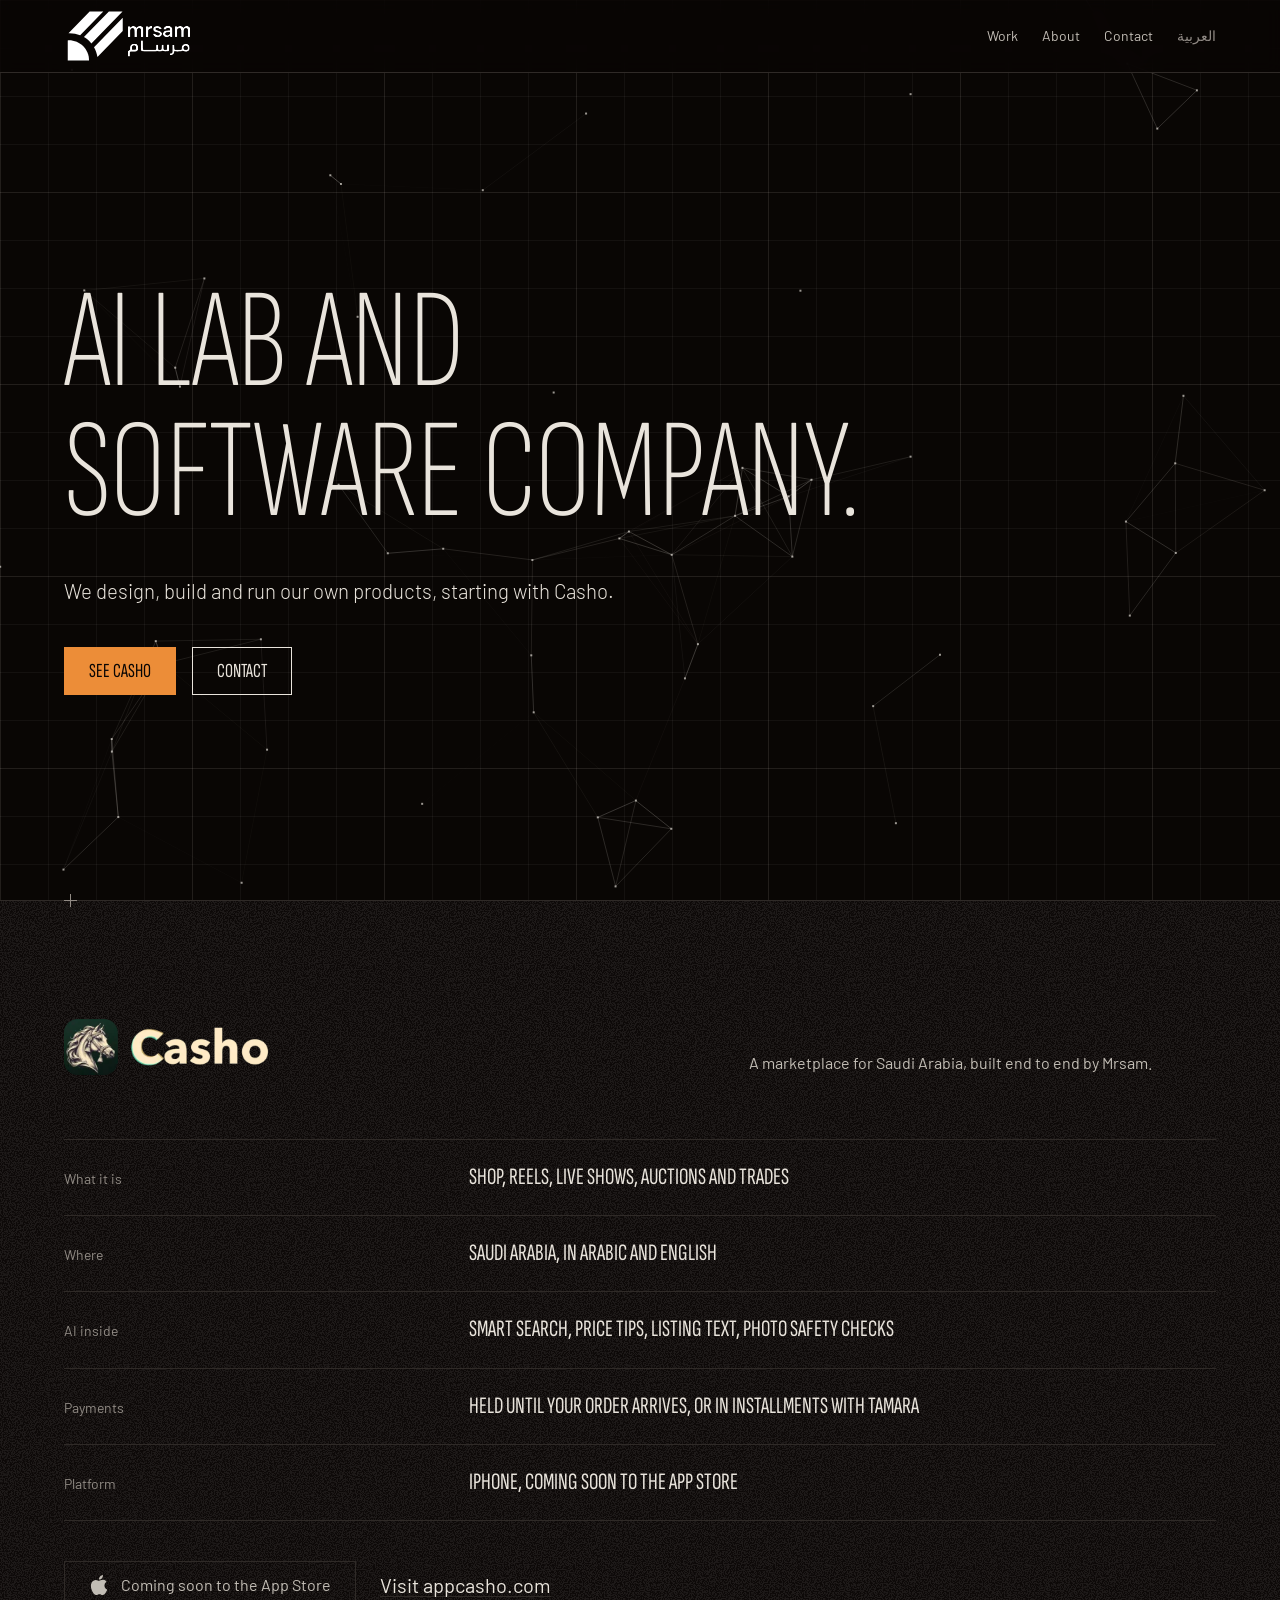
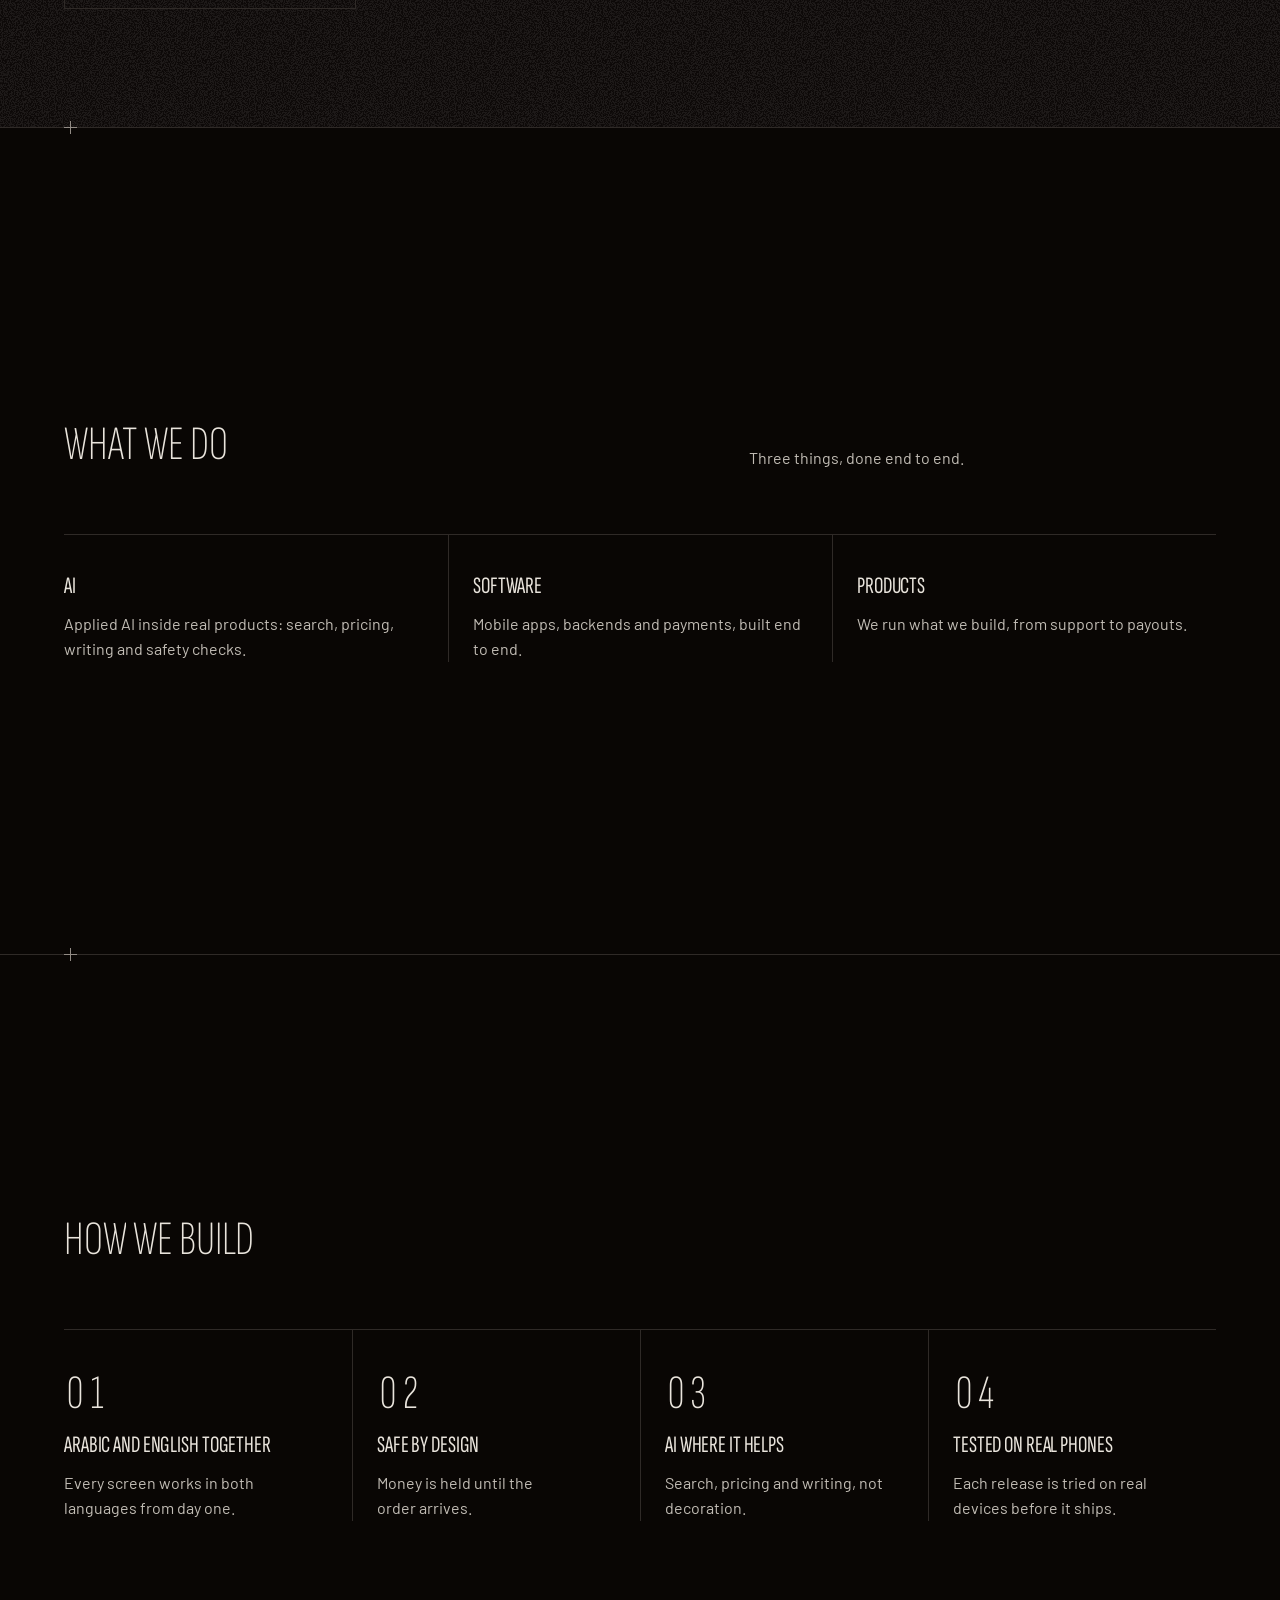
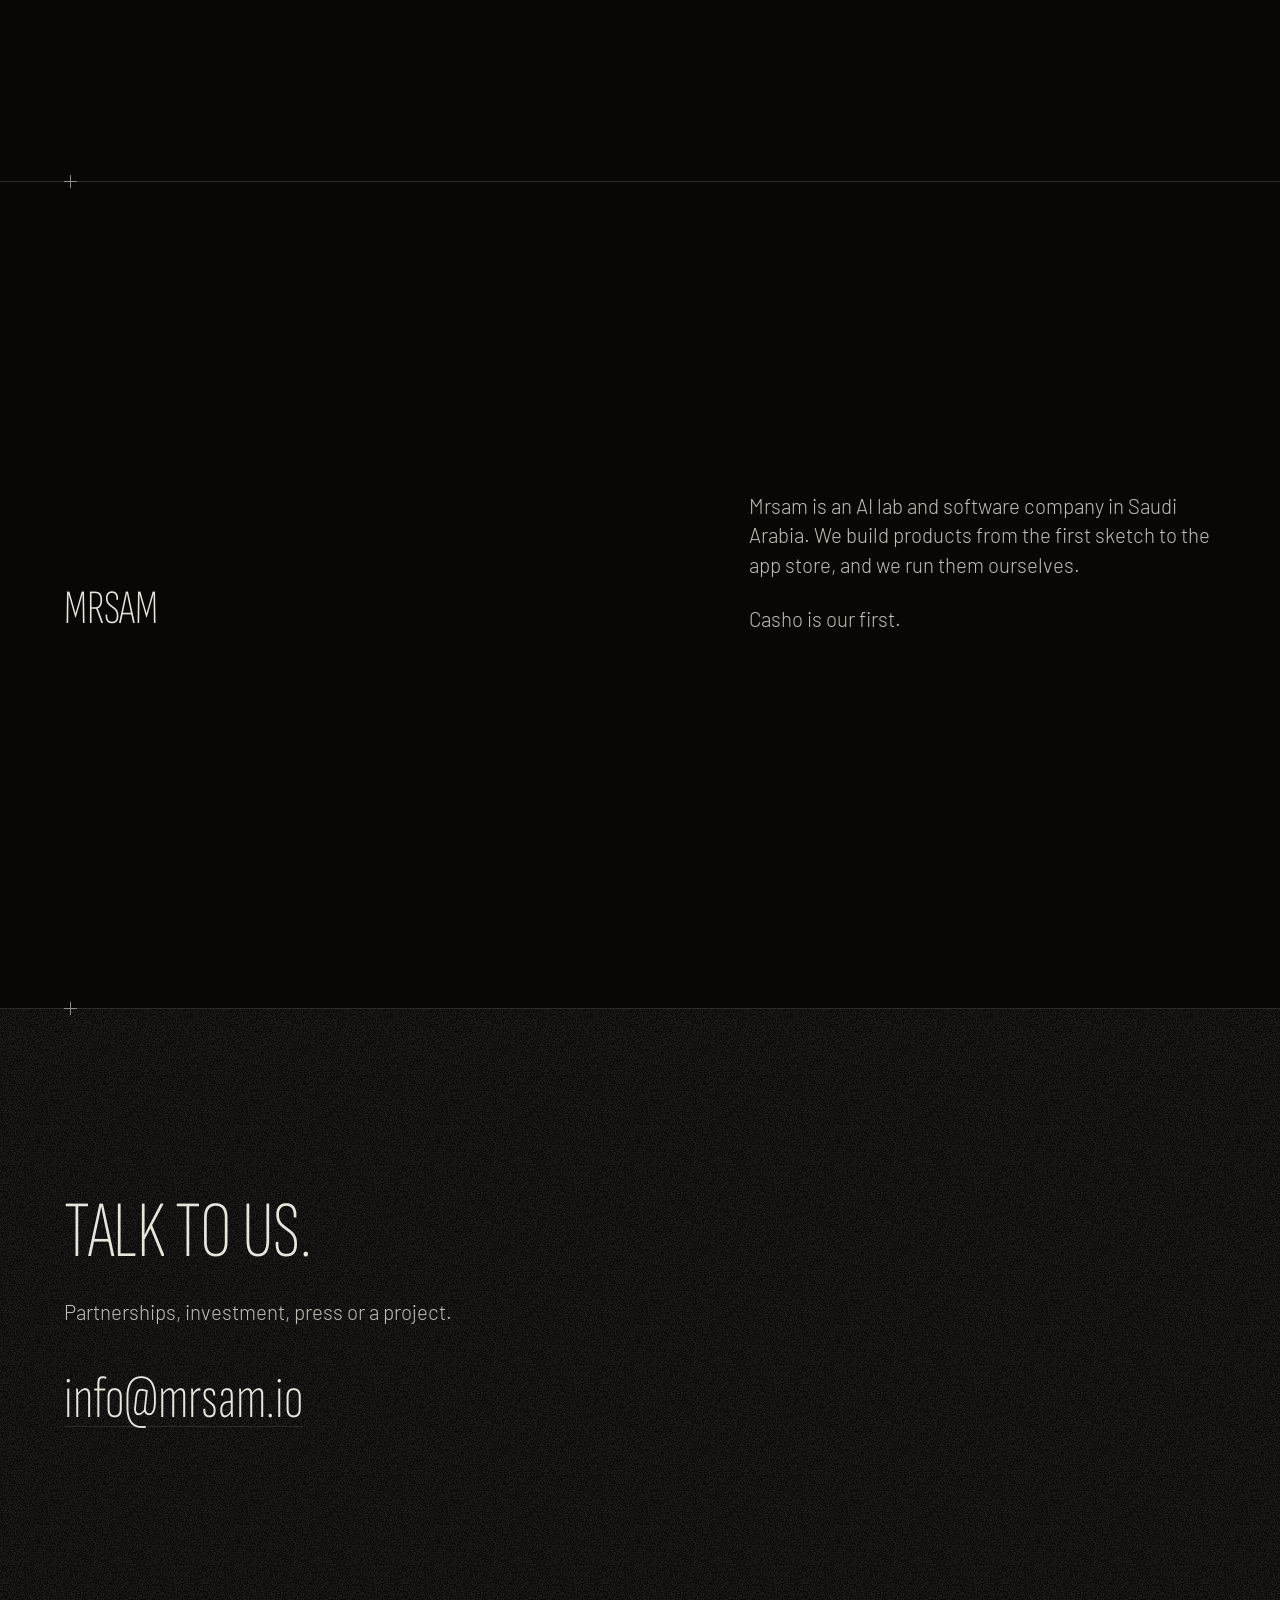
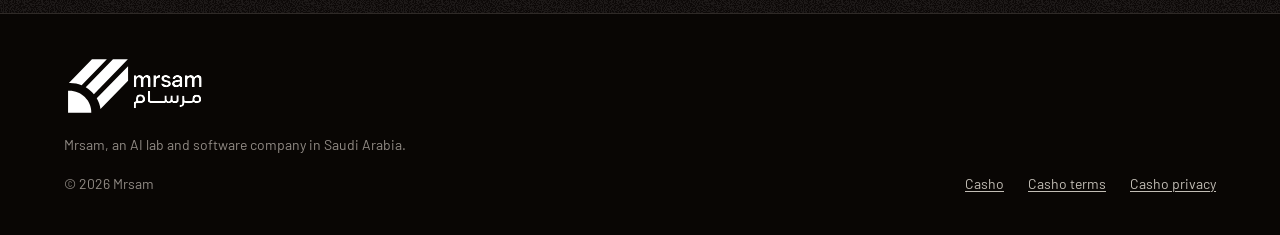
<file: index.html>
<!doctype html>
<html lang="en" dir="ltr">
<head>
<meta charset="utf-8">
<meta name="viewport" content="width=device-width, initial-scale=1">
<title>Mrsam | AI lab and software company</title>
<meta name="description" content="Mrsam (مرسام) is an AI lab and software company in Saudi Arabia. We design, build and run our own products, starting with Casho, a marketplace for Saudi Arabia.">
<link rel="canonical" href="https://mrsam.io/">
<link rel="alternate" hreflang="en" href="https://mrsam.io/"><link rel="alternate" hreflang="ar" href="https://mrsam.io/ar/"><link rel="alternate" hreflang="x-default" href="https://mrsam.io/">
<meta name="robots" content="index,follow,max-image-preview:large">
<meta property="og:type" content="website"><meta property="og:site_name" content="Mrsam"><meta property="og:title" content="Mrsam | AI lab and software company"><meta property="og:description" content="Mrsam (مرسام) is an AI lab and software company in Saudi Arabia. We design, build and run our own products, starting with Casho, a marketplace for Saudi Arabia."><meta property="og:url" content="https://mrsam.io/"><meta property="og:image" content="https://mrsam.io/assets/og.png"><meta property="og:locale" content="en_US">
<meta name="twitter:card" content="summary_large_image"><meta name="twitter:title" content="Mrsam | AI lab and software company"><meta name="twitter:image" content="https://mrsam.io/assets/og.png">
<meta name="theme-color" content="#0c0b0a">
<link rel="icon" href="assets/favicon-48.png" sizes="48x48"><link rel="icon" href="assets/icon-192.png" type="image/png" sizes="192x192"><link rel="apple-touch-icon" href="apple-touch-icon.png">
<link rel="preconnect" href="https://fonts.googleapis.com"><link rel="preconnect" href="https://fonts.gstatic.com" crossorigin>
<link href="https://fonts.googleapis.com/css2?family=Sofia+Sans+Extra+Condensed:wght@200;400&family=Barlow:wght@300;400&display=swap" rel="stylesheet">
<style>@font-face{font-family:Tajawal;src:url(assets/fonts/Tajawal-Regular-ar.woff2) format("woff2");font-weight:400;font-display:swap;unicode-range:U+0600-06FF,U+0750-077F,U+FB50-FDFF,U+FE70-FEFF,U+200C-200F}@font-face{font-family:Tajawal;src:url(assets/fonts/Tajawal-Bold-ar.woff2) format("woff2");font-weight:700 800;font-display:swap;unicode-range:U+0600-06FF,U+0750-077F,U+FB50-FDFF,U+FE70-FEFF,U+200C-200F}</style>
<script>document.documentElement.className+=" js"</script>
<link rel="stylesheet" href="styles.css">
<script type="application/ld+json">{"@context":"https://schema.org","@graph":[{"@type":"Organization","@id":"https://mrsam.io/#org","name":"Mrsam","alternateName":["مرسام","Mrsam (مرسام)"],"url":"https://mrsam.io/","logo":{"@type":"ImageObject","url":"https://mrsam.io/assets/icon-192.png","width":192,"height":192},"description":"Mrsam (مرسام) is an AI lab and software company in Saudi Arabia. We design, build and run our own products, starting with Casho, a marketplace for Saudi Arabia.","areaServed":"SA","knowsAbout":["Artificial intelligence","Software development","Marketplaces"],"owns":{"@type":"Organization","name":"Casho","alternateName":"كاشو","url":"https://appcasho.com/"}},{"@type":"WebSite","@id":"https://mrsam.io/#site","url":"https://mrsam.io/","name":"Mrsam","publisher":{"@id":"https://mrsam.io/#org"},"inLanguage":["en","ar"]},{"@type":"WebPage","@id":"https://mrsam.io/#page","url":"https://mrsam.io/","name":"Mrsam | AI lab and software company","description":"Mrsam (مرسام) is an AI lab and software company in Saudi Arabia. We design, build and run our own products, starting with Casho, a marketplace for Saudi Arabia.","inLanguage":"en","isPartOf":{"@id":"https://mrsam.io/#site"},"about":{"@id":"https://mrsam.io/#org"}}]}</script>
</head>
<body>
<canvas id="bg" aria-hidden="true"></canvas>
<a class="visually-hidden" href="#main">Skip to content</a>
<header class="nav"><div class="container">
<a class="nav__logo" href="/" aria-label="Mrsam"><img src="assets/mrsam-logo.svg" width="96" height="40" alt="Mrsam"></a>
<nav class="nav__links" aria-label="Main"><a href="#work">Work</a><a href="#about">About</a><a class="nav__contact" href="mailto:info@mrsam.io">Contact</a><a class="nav__lang" href="ar/" hreflang="ar" lang="ar">العربية</a></nav>
</div></header>
<main id="main">
<section class="hero"><div class="container">
<div><h1>AI lab and software company.</h1><p class="lead">We design, build and run our own products, starting with Casho.</p>
<div class="actions"><a class="btn btn--primary" href="https://appcasho.com/">See Casho</a><a class="btn" href="mailto:info@mrsam.io">Contact</a></div></div>
</div></section>
<section class="section well grained" id="work"><div class="container">
<div class="section__head"><div class="work__brand"><h2><img src="assets/casho-logo-dark.webp" width="292" height="80" alt="Casho" loading="lazy" decoding="async"></h2></div><p>A marketplace for Saudi Arabia, built end to end by Mrsam.</p></div>
<ul class="sheet"><li><span class="k">What it is</span><span class="v">Shop, reels, live shows, auctions and trades</span></li><li><span class="k">Where</span><span class="v">Saudi Arabia, in Arabic and English</span></li><li><span class="k">AI inside</span><span class="v">Smart search, price tips, listing text, photo safety checks</span></li><li><span class="k">Payments</span><span class="v">Held until your order arrives, or in installments with Tamara</span></li><li><span class="k">Platform</span><span class="v">iPhone, coming soon to the App Store</span></li></ul>
<div class="link-line"><span class="badge" aria-disabled="true"><svg viewBox="0 0 24 24" width="20" height="20" fill="currentColor" aria-hidden="true"><path d="M12.15 6.9c-.95 0-2.4-1.08-3.96-1.04-2.04.03-3.91 1.18-4.96 3.01-2.12 3.68-.55 9.1 1.52 12.09 1.01 1.45 2.2 3.09 3.79 3.04 1.52-.06 2.09-.99 3.94-.99 1.83 0 2.35.99 3.96.95 1.64-.03 2.68-1.48 3.68-2.95 1.16-1.69 1.64-3.33 1.66-3.42-.04-.01-3.18-1.22-3.22-4.86-.03-3.04 2.48-4.49 2.6-4.56-1.43-2.09-3.62-2.32-4.39-2.38-2-.16-3.68 1.09-4.61 1.09zM15.53 3.83c.84-1.01 1.4-2.43 1.25-3.83-1.21.05-2.66.8-3.53 1.82-.78.9-1.45 2.34-1.27 3.71 1.34.1 2.72-.69 3.55-1.7"/></svg>Coming soon to the App Store</span><a href="https://appcasho.com/">Visit appcasho.com</a></div>
</div></section>
<section class="section" id="do"><div class="container">
<div class="section__head"><h2>What we do</h2><p>Three things, done end to end.</p></div>
<div class="cells"><div><h3>AI</h3><p>Applied AI inside real products: search, pricing, writing and safety checks.</p></div><div><h3>Software</h3><p>Mobile apps, backends and payments, built end to end.</p></div><div><h3>Products</h3><p>We run what we build, from support to payouts.</p></div></div>
</div></section>
<section class="section" id="how"><div class="container">
<div class="section__head"><h2>How we build</h2></div>
<div class="steps"><div><span class="figure num">01</span><h3>Arabic and English together</h3><p>Every screen works in both languages from day one.</p></div><div><span class="figure num">02</span><h3>Safe by design</h3><p>Money is held until the order arrives.</p></div><div><span class="figure num">03</span><h3>AI where it helps</h3><p>Search, pricing and writing, not decoration.</p></div><div><span class="figure num">04</span><h3>Tested on real phones</h3><p>Each release is tried on real devices before it ships.</p></div></div>
</div></section>
<section class="section about" id="about"><div class="container">
<div class="section__head"><h2>Mrsam</h2><div><p class="lead">Mrsam is an AI lab and software company in Saudi Arabia. We build products from the first sketch to the app store, and we run them ourselves.</p><p class="lead">Casho is our first.</p></div></div>
</div></section>
<section class="section contact well grained" id="contact"><div class="contact__body"><div class="container">
<h2>Talk to us.</h2><p class="lead">Partnerships, investment, press or a project.</p>
<a class="contact__mail" href="mailto:info@mrsam.io">info@mrsam.io</a>
</div></div>
<footer class="foot"><div class="container">
<div><img src="assets/mrsam-logo.svg" width="136" height="56" alt="Mrsam" loading="lazy"><p>Mrsam, an AI lab and software company in Saudi Arabia.</p><p>© 2026 Mrsam</p></div>
<nav aria-label="Footer"><a href="https://appcasho.com">Casho</a><a href="https://appcasho.com/terms.html">Casho terms</a><a href="https://appcasho.com/privacy.html">Casho privacy</a></nav>
</div></footer>
</section>
</main>
<script src="assets/bg.js" defer></script>
<script src="assets/motion.js" defer></script>
</body>
</html>
</file>
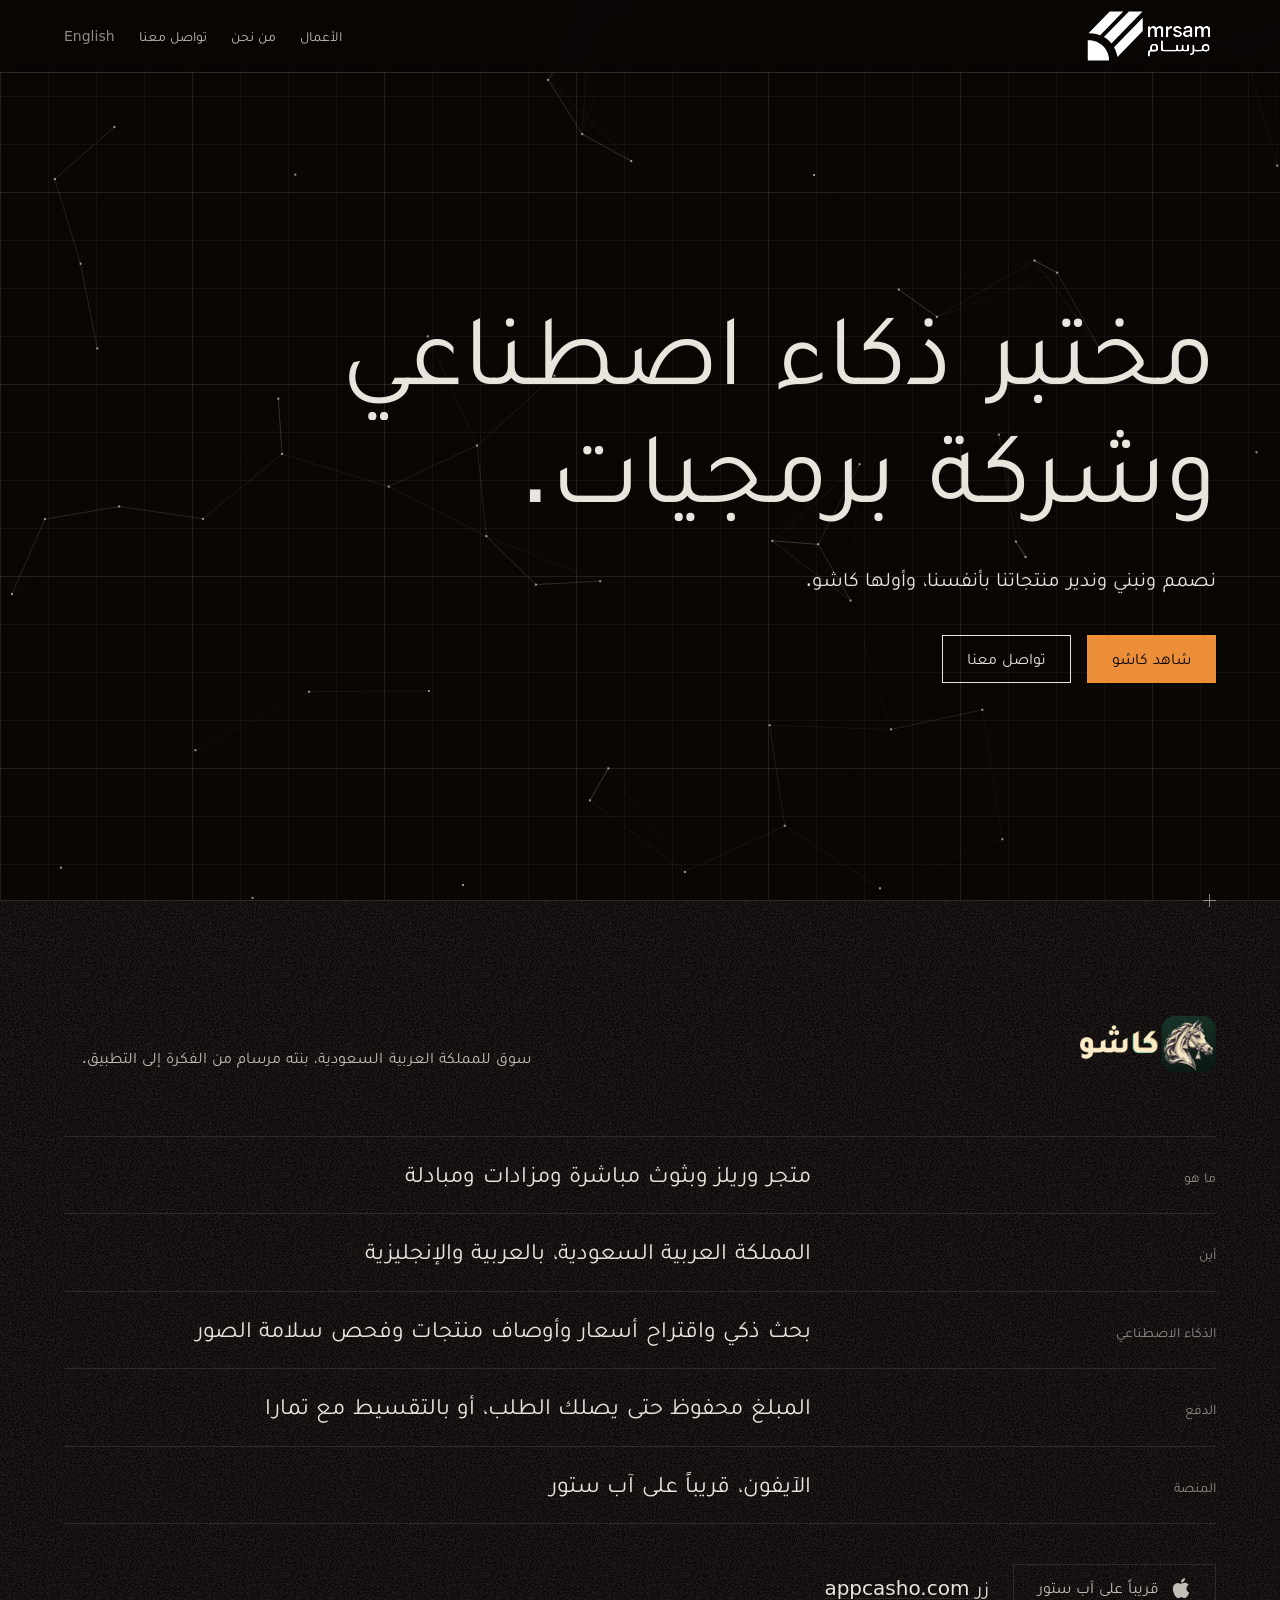
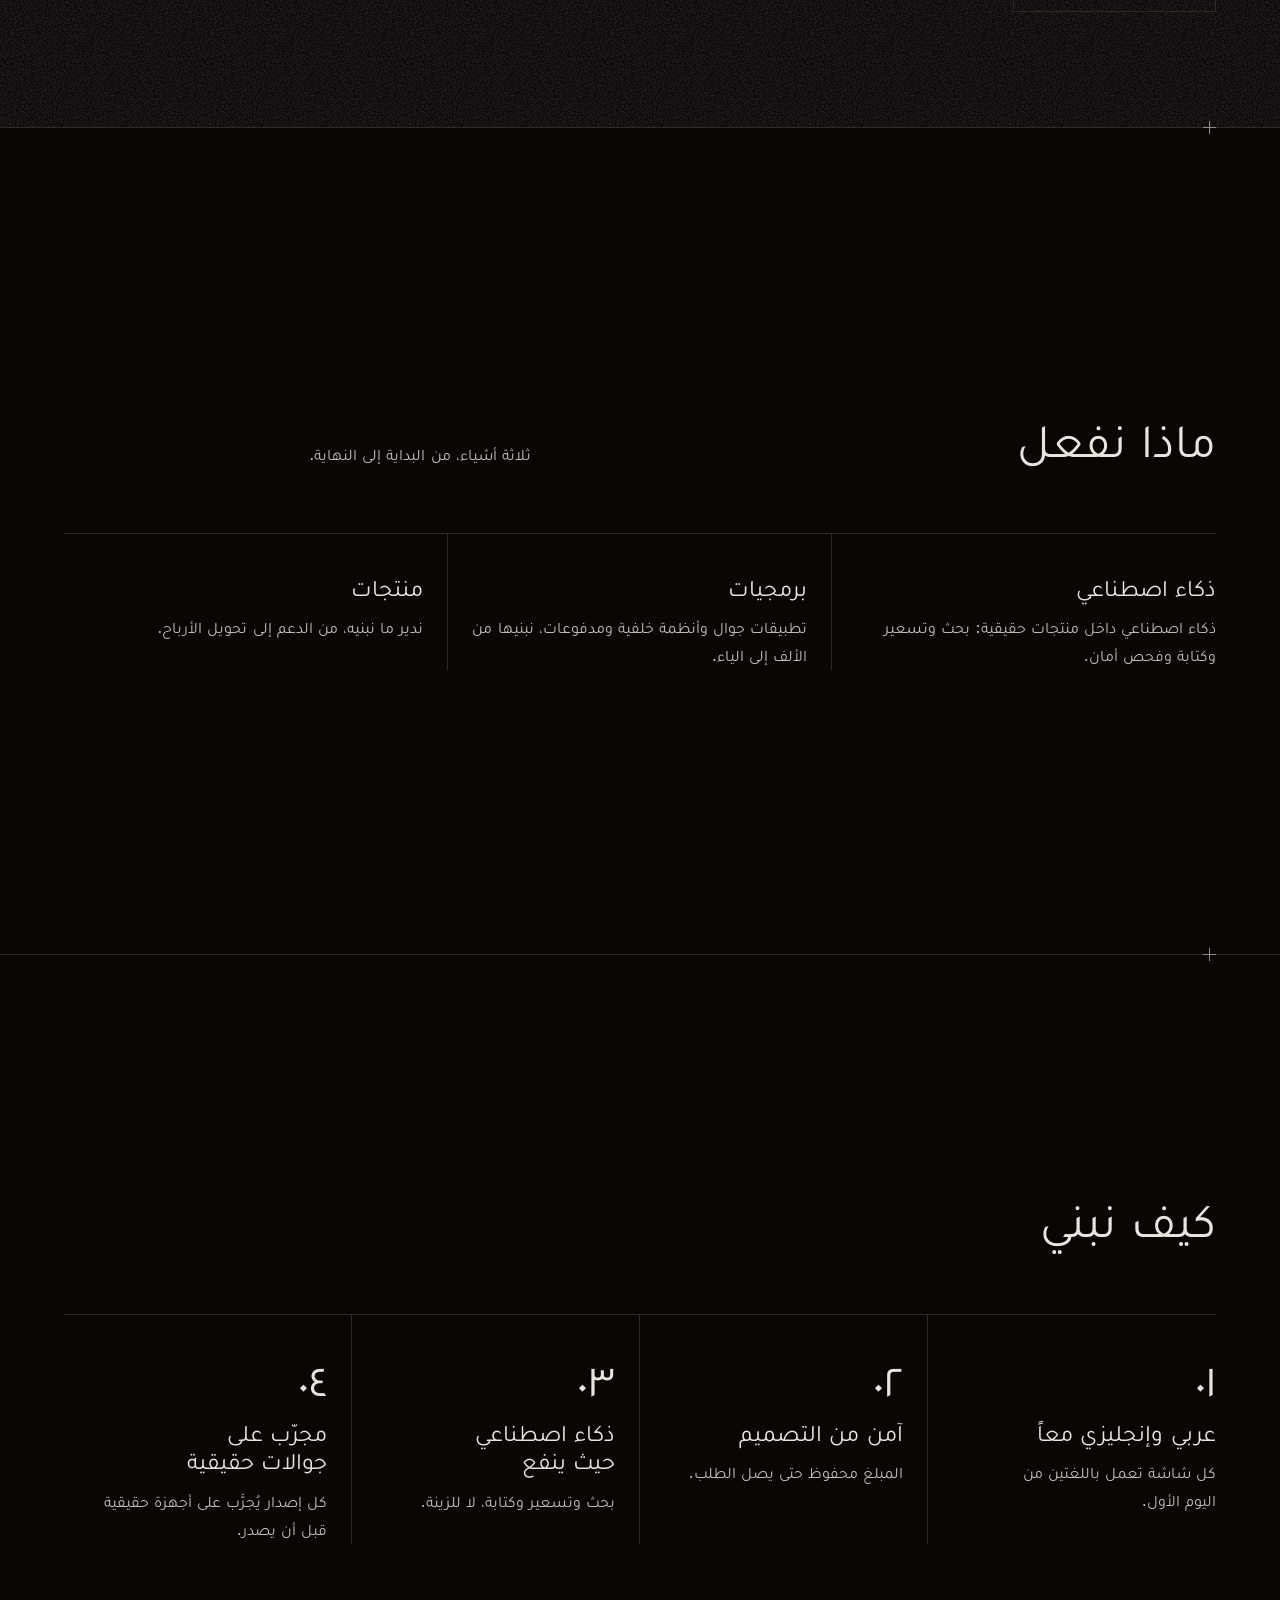
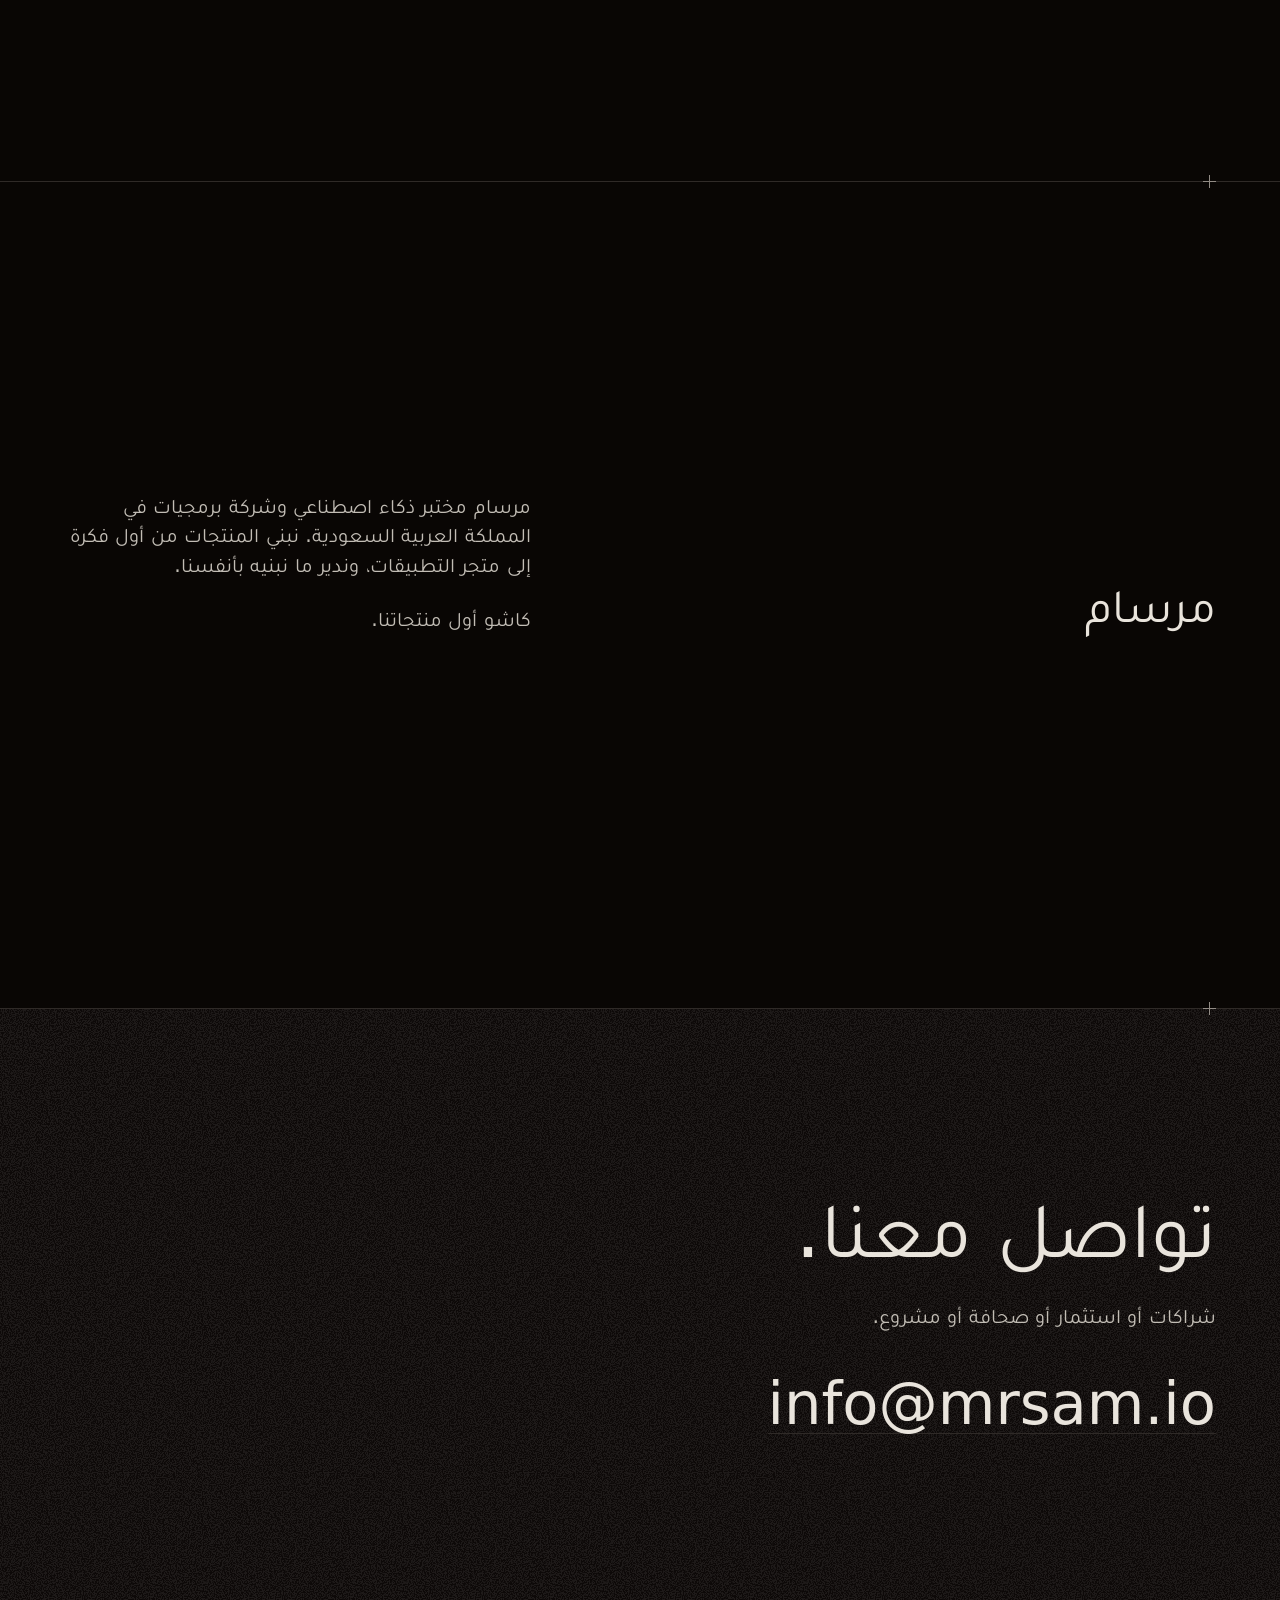
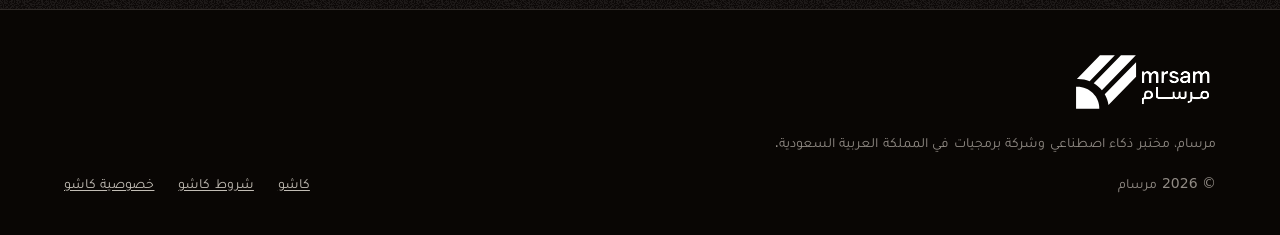
<file: ar/index.html>
<!doctype html>
<html lang="ar" dir="rtl">
<head>
<meta charset="utf-8">
<meta name="viewport" content="width=device-width, initial-scale=1">
<title>مرسام (Mrsam) | مختبر ذكاء اصطناعي وشركة برمجيات</title>
<meta name="description" content="مرسام (Mrsam) مختبر ذكاء اصطناعي وشركة برمجيات في المملكة العربية السعودية. نصمم ونبني وندير منتجاتنا بأنفسنا، وأولها كاشو، سوق للمملكة العربية السعودية.">
<link rel="canonical" href="https://mrsam.io/ar/">
<link rel="alternate" hreflang="en" href="https://mrsam.io/"><link rel="alternate" hreflang="ar" href="https://mrsam.io/ar/"><link rel="alternate" hreflang="x-default" href="https://mrsam.io/">
<meta name="robots" content="index,follow,max-image-preview:large">
<meta property="og:type" content="website"><meta property="og:site_name" content="Mrsam"><meta property="og:title" content="مرسام (Mrsam) | مختبر ذكاء اصطناعي وشركة برمجيات"><meta property="og:description" content="مرسام (Mrsam) مختبر ذكاء اصطناعي وشركة برمجيات في المملكة العربية السعودية. نصمم ونبني وندير منتجاتنا بأنفسنا، وأولها كاشو، سوق للمملكة العربية السعودية."><meta property="og:url" content="https://mrsam.io/ar/"><meta property="og:image" content="https://mrsam.io/assets/og.png"><meta property="og:locale" content="ar_SA">
<meta name="twitter:card" content="summary_large_image"><meta name="twitter:title" content="مرسام (Mrsam) | مختبر ذكاء اصطناعي وشركة برمجيات"><meta name="twitter:image" content="https://mrsam.io/assets/og.png">
<meta name="theme-color" content="#0c0b0a">
<link rel="icon" href="../assets/favicon-48.png" sizes="48x48"><link rel="icon" href="../assets/icon-192.png" type="image/png" sizes="192x192"><link rel="apple-touch-icon" href="../apple-touch-icon.png">
<link rel="preconnect" href="https://fonts.googleapis.com"><link rel="preconnect" href="https://fonts.gstatic.com" crossorigin>
<link href="https://fonts.googleapis.com/css2?family=Sofia+Sans+Extra+Condensed:wght@200;400&family=Barlow:wght@300;400&display=swap" rel="stylesheet">
<style>@font-face{font-family:Tajawal;src:url(../assets/fonts/Tajawal-Regular-ar.woff2) format("woff2");font-weight:400;font-display:swap;unicode-range:U+0600-06FF,U+0750-077F,U+FB50-FDFF,U+FE70-FEFF,U+200C-200F}@font-face{font-family:Tajawal;src:url(../assets/fonts/Tajawal-Bold-ar.woff2) format("woff2");font-weight:700 800;font-display:swap;unicode-range:U+0600-06FF,U+0750-077F,U+FB50-FDFF,U+FE70-FEFF,U+200C-200F}</style>
<script>document.documentElement.className+=" js"</script>
<link rel="stylesheet" href="../styles.css">
<script type="application/ld+json">{"@context":"https://schema.org","@graph":[{"@type":"Organization","@id":"https://mrsam.io/#org","name":"Mrsam","alternateName":["مرسام","Mrsam (مرسام)"],"url":"https://mrsam.io/","logo":{"@type":"ImageObject","url":"https://mrsam.io/assets/icon-192.png","width":192,"height":192},"description":"Mrsam (مرسام) is an AI lab and software company in Saudi Arabia. We design, build and run our own products, starting with Casho, a marketplace for Saudi Arabia.","areaServed":"SA","knowsAbout":["Artificial intelligence","Software development","Marketplaces"],"owns":{"@type":"Organization","name":"Casho","alternateName":"كاشو","url":"https://appcasho.com/"}},{"@type":"WebSite","@id":"https://mrsam.io/#site","url":"https://mrsam.io/","name":"Mrsam","publisher":{"@id":"https://mrsam.io/#org"},"inLanguage":["en","ar"]},{"@type":"WebPage","@id":"https://mrsam.io/ar/#page","url":"https://mrsam.io/ar/","name":"مرسام (Mrsam) | مختبر ذكاء اصطناعي وشركة برمجيات","description":"مرسام (Mrsam) مختبر ذكاء اصطناعي وشركة برمجيات في المملكة العربية السعودية. نصمم ونبني وندير منتجاتنا بأنفسنا، وأولها كاشو، سوق للمملكة العربية السعودية.","inLanguage":"ar","isPartOf":{"@id":"https://mrsam.io/#site"},"about":{"@id":"https://mrsam.io/#org"}}]}</script>
</head>
<body>
<canvas id="bg" aria-hidden="true"></canvas>
<a class="visually-hidden" href="#main">تخطَّ إلى المحتوى</a>
<header class="nav"><div class="container">
<a class="nav__logo" href="/ar/" aria-label="مرسام"><img src="../assets/mrsam-logo.svg" width="96" height="40" alt="مرسام"></a>
<nav class="nav__links" aria-label="Main"><a href="#work">الأعمال</a><a href="#about">من نحن</a><a class="nav__contact" href="mailto:info@mrsam.io">تواصل معنا</a><a class="nav__lang" href="../" hreflang="en" lang="en">English</a></nav>
</div></header>
<main id="main">
<section class="hero"><div class="container">
<div><h1>مختبر ذكاء اصطناعي وشركة برمجيات.</h1><p class="lead">نصمم ونبني وندير منتجاتنا بأنفسنا، وأولها كاشو.</p>
<div class="actions"><a class="btn btn--primary" href="https://appcasho.com/ar/">شاهد كاشو</a><a class="btn" href="mailto:info@mrsam.io">تواصل معنا</a></div></div>
</div></section>
<section class="section well grained" id="work"><div class="container">
<div class="section__head"><div class="work__brand"><h2><img src="../assets/casho-logo-ar-dark.webp" width="195" height="80" alt="كاشو" loading="lazy" decoding="async"></h2></div><p>سوق للمملكة العربية السعودية، بنته مرسام من الفكرة إلى التطبيق.</p></div>
<ul class="sheet"><li><span class="k">ما هو</span><span class="v">متجر وريلز وبثوث مباشرة ومزادات ومبادلة</span></li><li><span class="k">أين</span><span class="v">المملكة العربية السعودية، بالعربية والإنجليزية</span></li><li><span class="k">الذكاء الاصطناعي</span><span class="v">بحث ذكي واقتراح أسعار وأوصاف منتجات وفحص سلامة الصور</span></li><li><span class="k">الدفع</span><span class="v">المبلغ محفوظ حتى يصلك الطلب، أو بالتقسيط مع تمارا</span></li><li><span class="k">المنصة</span><span class="v">الآيفون، قريباً على آب ستور</span></li></ul>
<div class="link-line"><span class="badge" aria-disabled="true"><svg viewBox="0 0 24 24" width="20" height="20" fill="currentColor" aria-hidden="true"><path d="M12.15 6.9c-.95 0-2.4-1.08-3.96-1.04-2.04.03-3.91 1.18-4.96 3.01-2.12 3.68-.55 9.1 1.52 12.09 1.01 1.45 2.2 3.09 3.79 3.04 1.52-.06 2.09-.99 3.94-.99 1.83 0 2.35.99 3.96.95 1.64-.03 2.68-1.48 3.68-2.95 1.16-1.69 1.64-3.33 1.66-3.42-.04-.01-3.18-1.22-3.22-4.86-.03-3.04 2.48-4.49 2.6-4.56-1.43-2.09-3.62-2.32-4.39-2.38-2-.16-3.68 1.09-4.61 1.09zM15.53 3.83c.84-1.01 1.4-2.43 1.25-3.83-1.21.05-2.66.8-3.53 1.82-.78.9-1.45 2.34-1.27 3.71 1.34.1 2.72-.69 3.55-1.7"/></svg>قريباً على آب ستور</span><a href="https://appcasho.com/ar/">زر appcasho.com</a></div>
</div></section>
<section class="section" id="do"><div class="container">
<div class="section__head"><h2>ماذا نفعل</h2><p>ثلاثة أشياء، من البداية إلى النهاية.</p></div>
<div class="cells"><div><h3>ذكاء اصطناعي</h3><p>ذكاء اصطناعي داخل منتجات حقيقية: بحث وتسعير وكتابة وفحص أمان.</p></div><div><h3>برمجيات</h3><p>تطبيقات جوال وأنظمة خلفية ومدفوعات، نبنيها من الألف إلى الياء.</p></div><div><h3>منتجات</h3><p>ندير ما نبنيه، من الدعم إلى تحويل الأرباح.</p></div></div>
</div></section>
<section class="section" id="how"><div class="container">
<div class="section__head"><h2>كيف نبني</h2></div>
<div class="steps"><div><span class="figure num">٠١</span><h3>عربي وإنجليزي معاً</h3><p>كل شاشة تعمل باللغتين من اليوم الأول.</p></div><div><span class="figure num">٠٢</span><h3>آمن من التصميم</h3><p>المبلغ محفوظ حتى يصل الطلب.</p></div><div><span class="figure num">٠٣</span><h3>ذكاء اصطناعي حيث ينفع</h3><p>بحث وتسعير وكتابة، لا للزينة.</p></div><div><span class="figure num">٠٤</span><h3>مجرّب على جوالات حقيقية</h3><p>كل إصدار يُجرَّب على أجهزة حقيقية قبل أن يصدر.</p></div></div>
</div></section>
<section class="section about" id="about"><div class="container">
<div class="section__head"><h2>مرسام</h2><div><p class="lead">مرسام مختبر ذكاء اصطناعي وشركة برمجيات في المملكة العربية السعودية. نبني المنتجات من أول فكرة إلى متجر التطبيقات، وندير ما نبنيه بأنفسنا.</p><p class="lead">كاشو أول منتجاتنا.</p></div></div>
</div></section>
<section class="section contact well grained" id="contact"><div class="contact__body"><div class="container">
<h2>تواصل معنا.</h2><p class="lead">شراكات أو استثمار أو صحافة أو مشروع.</p>
<a class="contact__mail" href="mailto:info@mrsam.io">info@mrsam.io</a>
</div></div>
<footer class="foot"><div class="container">
<div><img src="../assets/mrsam-logo.svg" width="136" height="56" alt="مرسام" loading="lazy"><p>مرسام، مختبر ذكاء اصطناعي وشركة برمجيات في المملكة العربية السعودية.</p><p>© 2026 مرسام</p></div>
<nav aria-label="Footer"><a href="https://appcasho.com/ar/">كاشو</a><a href="https://appcasho.com/terms.html">شروط كاشو</a><a href="https://appcasho.com/privacy.html">خصوصية كاشو</a></nav>
</div></footer>
</section>
</main>
<script src="../assets/bg.js" defer></script>
<script src="../assets/motion.js" defer></script>
</body>
</html>
</file>
<file: styles.css>
/* Hallmark · shape: Company sheet · genre: atmospheric · theme: Darkroom (deal 2/3, seed austere-monochrome-editorial-company-c98a·bc8acf7a·2026-11-26·r0) · job: contact (and visit Casho) · draw: manual
 * hero: Poster, head left, the Mrsam mark right · nav: edge-aligned wordmark, three links and a language switch · footer: a mast, wordmark over the links · imagery: the brand mark (user's file) · signature: the Mrsam mark at poster size, its black dissolved into the ground · darkroom: amber
 * axes: dark/display-condensed/chromatic-amber · posture: restrained · contrast: pass · fold: pass · v2.0.0 */
/* Hallmark · pre-emit critique: P4 H4 E4 S4 R4 V4 · weakest: S, the Arabic page has no condensed hairline face so it uses Tajawal regular at poster size and trusts scale and spacing */
@import url("./tokens.css");
@import url("./base.css");

:root { --nav-h: 73px; --font-ar: "Tajawal", ui-sans-serif, system-ui, sans-serif; }
:root[lang="ar"] { --font-display: var(--font-ar); --font-body: var(--font-ar); --font-outlier: var(--font-ar); --display-weight: 400; --tracking-display: 0; }

h1, h2, .figure { text-transform: uppercase; }
h3 { font-family: var(--font-display); font-weight: 400; text-transform: uppercase; line-height: 1; }
:root[lang="ar"] h1, :root[lang="ar"] h2, :root[lang="ar"] h3 { text-transform: none; line-height: 1.2; }
body { font-weight: 400; line-height: 1.6; }
.lead { font-weight: 300; }
:root[lang="ar"] .lead { font-weight: 400; }
:root[lang="ar"] body { line-height: 1.75; }

/* the lab sheet behind everything */
#bg { position: fixed; inset: 0; width: 100%; height: 100%; z-index: 0; pointer-events: none; }
main, .foot { position: relative; z-index: var(--z-base); }
.section { position: relative; }
.section::before { content: ""; position: absolute; top: -7px; inset-inline-start: var(--gutter); width: 13px; height: 13px; background: linear-gradient(var(--color-muted), var(--color-muted)) center / 1px 100% no-repeat, linear-gradient(var(--color-muted), var(--color-muted)) center / 100% 1px no-repeat; pointer-events: none; }

/* nav */
.nav { position: sticky; top: 0; z-index: var(--z-sticky-nav); background: color-mix(in oklab, var(--color-paper) 82%, transparent); backdrop-filter: blur(8px); border-bottom: var(--rule-hair) solid var(--color-rule); }
.nav .container { display: flex; align-items: center; justify-content: space-between; min-height: 72px; gap: var(--space-lg); }
.nav__logo { display: block; line-height: 0; }
.nav__logo img { height: 88px; width: auto; margin-block: calc(-1 * var(--space-lg)); }
.foot img { margin-block: calc(-1 * var(--space-md)); }
.nav__links { display: flex; align-items: center; gap: var(--space-lg); }
.nav__links a { font-size: var(--text-sm); color: var(--color-ink-2); text-decoration: none; padding-block: var(--space-sm); transition: color var(--dur-short) var(--ease-out); }
.nav__links a:hover { color: var(--color-ink); text-decoration: underline; text-decoration-color: var(--color-accent); }
.nav__links .nav__lang { color: var(--color-muted); }

/* controls */
.btn { display: inline-flex; align-items: center; justify-content: center; min-height: 48px; padding: 0 var(--space-lg); border: var(--rule-hair) solid var(--color-ink); border-radius: var(--radius-pill); background: transparent; color: var(--color-ink); font: 400 var(--text-lg)/1 var(--font-display); text-transform: uppercase; text-decoration: none; white-space: nowrap; cursor: pointer; transition: background-color var(--dur-short) var(--ease-out), border-color var(--dur-short) var(--ease-out), transform var(--dur-micro) var(--ease-out); }
:root[lang="ar"] .btn { text-transform: none; font-size: var(--text-md); }
.btn:hover { background: var(--color-paper-3); }
.btn:active { transform: translateY(1px); }
.btn:focus-visible { outline: 2px solid var(--color-focus); outline-offset: 2px; }
.btn[aria-disabled="true"] { opacity: 0.55; cursor: not-allowed; transform: none; }
.btn--primary { background: var(--color-accent); border-color: var(--color-accent); color: var(--color-accent-ink); }
.btn--primary:hover { background: var(--color-accent-deep); border-color: var(--color-accent-deep); color: var(--color-ink); }
.actions { display: flex; flex-wrap: wrap; gap: var(--space-md); margin-top: var(--space-xl); }
@media (prefers-reduced-motion: reduce) { .btn, .nav__links a { transition-duration: 0.01ms; } }

/* hero */
html { scroll-snap-type: y mandatory; scroll-padding-top: var(--nav-h); }
.hero, .section { min-height: calc(100svh - var(--nav-h)); display: flex; flex-direction: column; justify-content: center; scroll-snap-align: start; scroll-snap-stop: always; }
.hero { padding-block: var(--space-2xl); }
.hero .container { display: block; }
.hero h1 { max-width: 18ch; font-size: clamp(3.5rem, 11vw, 10.5rem); line-height: 0.92; }
:root[lang="ar"] .hero h1 { max-width: 20ch; font-size: clamp(2.75rem, 8vw, 7rem); line-height: 1.15; }
.hero .lead { margin-top: var(--space-xl); }

/* sections */
.section { padding-block: var(--space-3xl); border-top: var(--rule-hair) solid var(--color-rule); }
.section__head { display: grid; grid-template-columns: minmax(0, 7fr) minmax(0, 5fr); gap: var(--gap-columns); align-items: end; margin-bottom: var(--space-2xl); }
.section__head p { color: var(--color-ink-2); }
.well { background: color-mix(in oklab, var(--color-paper-2) 72%, transparent); }
.grained { position: relative; isolation: isolate; }
.grained::after { content: ""; position: absolute; inset: 0; z-index: -1; pointer-events: none; opacity: var(--grain); background: url("data:image/svg+xml,%3Csvg xmlns='http://www.w3.org/2000/svg' width='200' height='200'%3E%3Cfilter id='g'%3E%3CfeTurbulence type='fractalNoise' baseFrequency='0.85' numOctaves='2' stitchTiles='stitch'/%3E%3CfeColorMatrix values='0 0 0 0 1 0 0 0 0 1 0 0 0 0 1 0 0 0 9 -4'/%3E%3C/filter%3E%3Crect width='100%25' height='100%25' filter='url(%23g)'/%3E%3C/svg%3E") 0 0 / 200px 200px; }

/* the sheet: label left, value right */
.sheet { margin: 0; padding: 0; list-style: none; border-top: var(--rule-hair) solid var(--color-rule); }
.sheet li { display: grid; grid-template-columns: minmax(0, 4fr) minmax(0, 8fr); gap: var(--gap-columns); align-items: baseline; padding-block: var(--space-lg); border-bottom: var(--rule-hair) solid var(--color-rule); }
.sheet .k { font-size: var(--text-sm); color: var(--color-muted); }
.sheet .v { font-family: var(--font-display); font-weight: 400; font-size: var(--text-title); line-height: 1.15; text-transform: uppercase; overflow-wrap: break-word; min-width: 0; }
:root[lang="ar"] .sheet .v { text-transform: none; }
.work__brand { display: flex; align-items: center; gap: var(--space-lg); }
.work__brand h2 { max-width: none; line-height: 0; }
.work__brand img { height: 56px; width: auto; }
.link-line { display: flex; flex-wrap: wrap; align-items: center; gap: var(--space-lg); margin-top: var(--space-xl); }
.badge { display: inline-flex; align-items: center; gap: var(--space-sm); min-height: 48px; padding: 0 var(--space-lg); border: var(--rule-hair) solid var(--color-rule); color: var(--color-ink-2); font-size: var(--text-md); cursor: default; }
.link-line a { font-size: var(--text-lg); text-decoration-color: var(--color-rule); }
.link-line a:hover { text-decoration-color: var(--color-accent); }

/* three cells and four steps, parted by verticals */
.cells { display: grid; grid-template-columns: repeat(3, minmax(0, 1fr)); border-top: var(--rule-hair) solid var(--color-rule); }
.cells > div { padding: var(--space-xl) var(--space-lg) 0; border-inline-start: var(--rule-hair) solid var(--color-rule); }
.cells > div:first-child { border-inline-start: 0; padding-inline-start: 0; }
.cells h3 { font-size: var(--text-title); }
.cells p { margin-top: var(--space-sm); color: var(--color-ink-2); }
.steps { display: grid; grid-template-columns: repeat(4, minmax(0, 1fr)); border-top: var(--rule-hair) solid var(--color-rule); }
.steps > div { padding: var(--space-xl) var(--space-lg) 0; border-inline-start: var(--rule-hair) solid var(--color-rule); }
.steps > div:first-child { border-inline-start: 0; padding-inline-start: 0; }
.steps .figure { display: block; font-family: var(--font-display); font-weight: var(--display-weight); font-size: var(--text-section); line-height: 1; font-variant-numeric: tabular-nums; color: var(--color-ink); margin-bottom: var(--space-md); }
.steps h3 { font-size: var(--text-title); }
.steps p { margin-top: var(--space-sm); color: var(--color-ink-2); }

/* about and contact */
.about p.lead { max-width: 40ch; }
.about p.lead + p.lead { margin-top: var(--space-lg); color: var(--color-ink-2); }
.contact h2 { font-size: var(--text-display); max-width: 14ch; }
.contact .lead { margin-top: var(--space-lg); color: var(--color-ink-2); }
.contact__mail { display: inline-block; margin-top: var(--space-xl); font-family: var(--font-display); font-weight: var(--display-weight); font-size: var(--text-display-s); line-height: 1.1; overflow-wrap: anywhere; text-decoration-color: var(--color-rule); }
:root[lang="ar"] .contact__mail { direction: ltr; unicode-bidi: isolate; }
.contact__mail:hover { text-decoration-color: var(--color-accent); }
.contact__mail:focus-visible { outline: 2px solid var(--color-focus); outline-offset: 4px; }

/* the last screen: contact on top, the footer at the bottom, one snap */
.contact { justify-content: flex-start; padding-block: 0; }
.contact__body { flex: 1; display: flex; flex-direction: column; justify-content: center; padding-block: var(--space-2xl); }
.contact .foot { background: var(--color-paper); border-top: var(--rule-hair) solid var(--color-rule); padding-block: var(--space-xl); }

/* footer */
.foot { padding-block: var(--space-2xl); border-top: var(--rule-hair) solid var(--color-rule); }
.foot .container { display: grid; grid-template-columns: minmax(0, 5fr) minmax(0, 7fr); gap: var(--gap-columns); align-items: end; }
.foot img { height: 96px; width: auto; }
.foot p { margin-top: var(--space-md); font-size: var(--text-sm); color: var(--color-muted); }
.foot nav { display: flex; flex-wrap: wrap; gap: var(--space-lg); justify-content: flex-end; font-size: var(--text-sm); }
.foot nav a { color: var(--color-ink-2); }
.foot nav a:hover { color: var(--color-ink); text-decoration-color: var(--color-accent); }

@media (max-width: 60rem) {
  .section__head { margin-bottom: var(--space-lg); gap: var(--space-xs); }
  .sheet li { padding-block: var(--space-sm); }
  .work__brand img { height: 44px; }
  .steps { grid-template-columns: repeat(2, minmax(0, 1fr)); }
  .steps > div { border-top: var(--rule-hair) solid var(--color-rule); padding: var(--space-md) var(--space-md) var(--space-md) 0; }
  .steps > div:nth-child(2n) { border-inline-start: var(--rule-hair) solid var(--color-rule); padding-inline-start: var(--space-md); }
  .steps > div:nth-child(2n+1) { border-inline-start: 0; padding-inline-start: 0; }
  .steps .figure { font-size: var(--text-3xl); margin-bottom: var(--space-xs); }
  .steps p, .cells p { font-size: var(--text-sm); }
  .cells > div { padding-block: var(--space-md); }
  .foot img { height: 64px; }
  .foot { padding-block: var(--space-lg); }
  .section__head, .foot .container { grid-template-columns: minmax(0, 1fr); }
  .hero { padding-block: var(--space-xl); }
  .section { padding-block: var(--space-xl); }
  .contact__body { padding-block: var(--space-lg); }
  .link-line { margin-top: var(--space-lg); gap: var(--space-md); }
  .badge { min-height: 44px; padding: 0 var(--space-md); }
  .contact h2 { font-size: var(--text-display-s); }
  .contact__mail { margin-top: var(--space-lg); font-size: var(--text-2xl); }
  .foot p { margin-top: var(--space-xs); }
  .cells { grid-template-columns: minmax(0, 1fr); }
  .cells > div { border-inline-start: 0; padding-inline: 0; border-top: var(--rule-hair) solid var(--color-rule); }
  .cells > div:first-child { border-top: 0; }
  .sheet li { grid-template-columns: minmax(0, 1fr); gap: var(--space-2xs); }
  .foot nav { justify-content: flex-start; }
  .nav__links a:not(.nav__lang):not(.nav__contact) { display: none; }
}

/* motion: only when script is running; transform and opacity only */
.js .hero h1 .w, .js h2.rise-words .w { display: inline-block; overflow: hidden; vertical-align: top; padding-bottom: 0.12em; margin-bottom: -0.12em; }
.js .hero h1 .w > span { display: inline-block; transform: translateY(110%); animation: word-up 900ms var(--ease-out) forwards; animation-delay: calc(var(--i) * 90ms + 150ms); }
.js h2.rise-words .w > span { display: inline-block; transform: translateY(110%); transition: transform 800ms var(--ease-out) calc(var(--i) * 80ms); }
.js h2.rise-words.in .w > span { transform: none; }
.js .hero .lead, .js .hero .actions { opacity: 0; animation: fade-up 800ms var(--ease-out) forwards; }
.js .hero .lead { animation-delay: 750ms; }
.js .hero .actions { animation-delay: 950ms; }
.js .rise { opacity: 0; transform: translateY(28px); transition: opacity 700ms var(--ease-out) var(--d, 0ms), transform 700ms var(--ease-out) var(--d, 0ms); }
.js .rise.in { opacity: 1; transform: none; }
@keyframes word-up { to { transform: translateY(0); } }
@keyframes fade-up { from { opacity: 0; transform: translateY(16px); } to { opacity: 1; transform: none; } }
@media (prefers-reduced-motion: reduce) {
  .js .hero h1 .w > span, .js h2.rise-words .w > span { transform: none; animation: none; transition: none; }
  .js .hero .lead, .js .hero .actions { opacity: 1; animation: none; }
  .js .rise { opacity: 1; transform: none; transition: none; }
}
</file>
